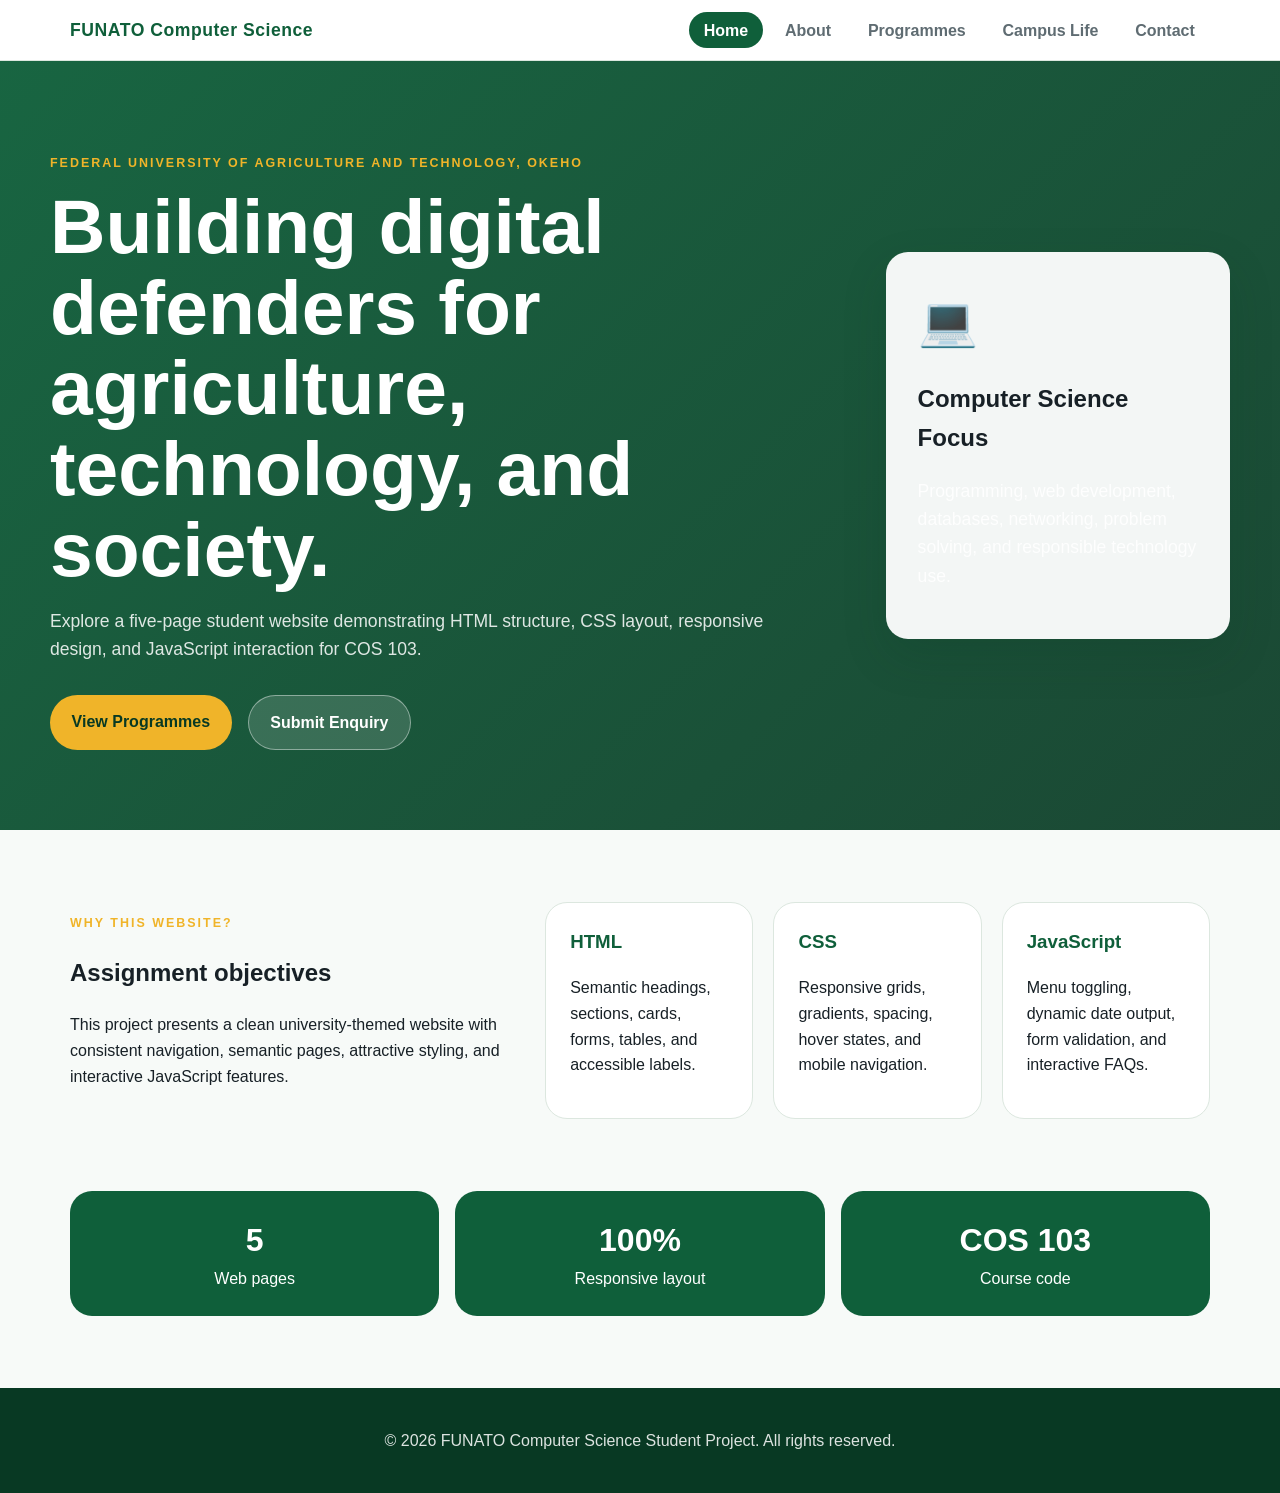
<file: index.html>
<!DOCTYPE html>
<html lang="en">
<head>
  <meta charset="UTF-8">
  <meta name="viewport" content="width=device-width, initial-scale=1.0">
  <title>FUNATO Computer Science Department</title>
  <link rel="stylesheet" href="styles.css">
</head>
<body>
  <header class="site-header">
    <nav class="navbar" aria-label="Main navigation">
      <a class="brand" href="index.html">FUNATO Computer Science</a>
      <button class="nav-toggle" type="button" aria-label="Toggle menu" aria-expanded="false">☰</button>
      <ul class="nav-links">
        <li><a class="active" href="index.html">Home</a></li>
        <li><a href="about.html">About</a></li>
        <li><a href="programmes.html">Programmes</a></li>
        <li><a href="campus.html">Campus Life</a></li>
        <li><a href="contact.html">Contact</a></li>
      </ul>
    </nav>
  </header>

  <main>
    <section class="hero">
      <div class="hero-content">
        <p class="eyebrow">Federal University of Agriculture and Technology, Okeho
        <h1>Building digital defenders for agriculture, technology, and society.</h1>
        <p>Explore a five-page student website demonstrating HTML structure, CSS layout, responsive design, and JavaScript interaction for COS 103.</p>
        <div class="hero-actions">
          <a class="button primary" href="programmes.html">View Programmes</a>
          <a class="button secondary" href="contact.html">Submit Enquiry</a>
        </div>
      </div>
      <div class="hero-card" aria-label="Computer science highlights">
        <span class="card-icon">💻</span>
        <h2>Computer Science Focus</h2>
        <p>Programming, web development, databases, networking, problem solving, and responsible technology use.</p>
      </div>
    </section>

    <section class="section grid-section">
      <div>
        <p class="eyebrow">Why this website?</p>
        <h2>Assignment objectives</h2>
        <p>This project presents a clean university-themed website with consistent navigation, semantic pages, attractive styling, and interactive JavaScript features.</p>
      </div>
      <div class="feature-grid">
        <article class="feature-card">
          <h3>HTML</h3>
          <p>Semantic headings, sections, cards, forms, tables, and accessible labels.</p>
        </article>
        <article class="feature-card">
          <h3>CSS</h3>
          <p>Responsive grids, gradients, spacing, hover states, and mobile navigation.</p>
        </article>
        <article class="feature-card">
          <h3>JavaScript</h3>
          <p>Menu toggling, dynamic date output, form validation, and interactive FAQs.</p>
        </article>
      </div>
    </section>

    <section class="section stats">
      <article><strong>5</strong><span>Web pages</span></article>
      <article><strong>100%</strong><span>Responsive layout</span></article>
      <article><strong>COS 103</strong><span>Course code</span></article>
    </section>
  </main>

  <footer class="site-footer">
    <p>&copy; <span id="year"></span> FUNATO Computer Science Student Project. All rights reserved.</p>
  </footer>
  <script src="script.js"></script>
</body>
</html>
</file>
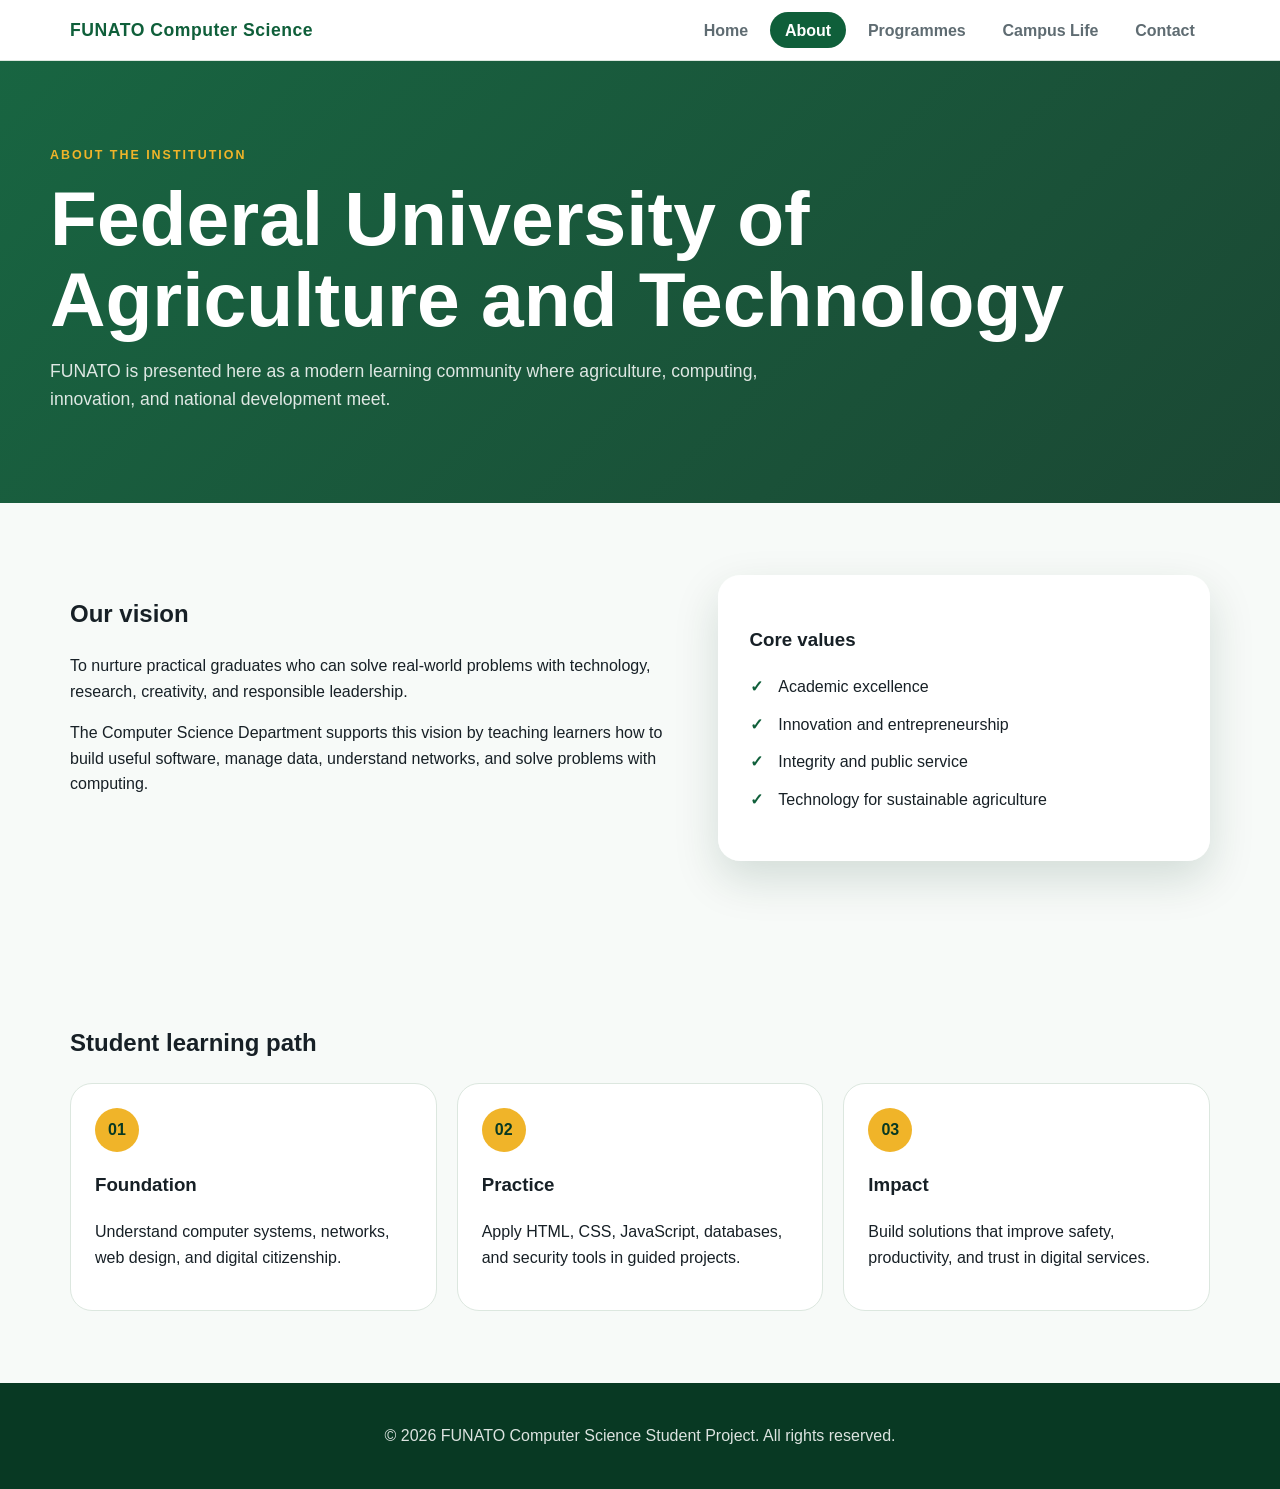
<file: about.html>
<!DOCTYPE html>
<html lang="en">
<head>
  <meta charset="UTF-8">
  <meta name="viewport" content="width=device-width, initial-scale=1.0">
  <title>About FUNATO | Computer Science</title>
  <link rel="stylesheet" href="styles.css">
</head>
<body>
  <header class="site-header">
    <nav class="navbar" aria-label="Main navigation">
      <a class="brand" href="index.html">FUNATO Computer Science</a>
      <button class="nav-toggle" type="button" aria-label="Toggle menu" aria-expanded="false">☰</button>
      <ul class="nav-links">
        <li><a href="index.html">Home</a></li>
        <li><a class="active" href="about.html">About</a></li>
        <li><a href="programmes.html">Programmes</a></li>
        <li><a href="campus.html">Campus Life</a></li>
        <li><a href="contact.html">Contact</a></li>
      </ul>
    </nav>
  </header>

  <main class="page">
    <section class="page-hero compact">
      <p class="eyebrow">About the institution</p>
      <h1>Federal University of Agriculture and Technology</h1>
      <p>FUNATO is presented here as a modern learning community where agriculture, computing, innovation, and national development meet.</p>
    </section>

    <section class="section two-column">
      <div>
        <h2>Our vision</h2>
        <p>To nurture practical graduates who can solve real-world problems with technology, research, creativity, and responsible leadership.</p>
        <p>The Computer Science Department supports this vision by teaching learners how to build useful software, manage data, understand networks, and solve problems with computing.</p>
      </div>
      <aside class="info-panel">
        <h3>Core values</h3>
        <ul class="check-list">
          <li>Academic excellence</li>
          <li>Innovation and entrepreneurship</li>
          <li>Integrity and public service</li>
          <li>Technology for sustainable agriculture</li>
        </ul>
      </aside>
    </section>

    <section class="section timeline">
      <h2>Student learning path</h2>
      <div class="timeline-list">
        <article><span>01</span><h3>Foundation</h3><p>Understand computer systems, networks, web design, and digital citizenship.</p></article>
        <article><span>02</span><h3>Practice</h3><p>Apply HTML, CSS, JavaScript, databases, and security tools in guided projects.</p></article>
        <article><span>03</span><h3>Impact</h3><p>Build solutions that improve safety, productivity, and trust in digital services.</p></article>
      </div>
    </section>
  </main>

  <footer class="site-footer">
    <p>&copy; <span id="year"></span> FUNATO Computer Science Student Project. All rights reserved.</p>
  </footer>
  <script src="script.js"></script>
</body>
</html>
</file>
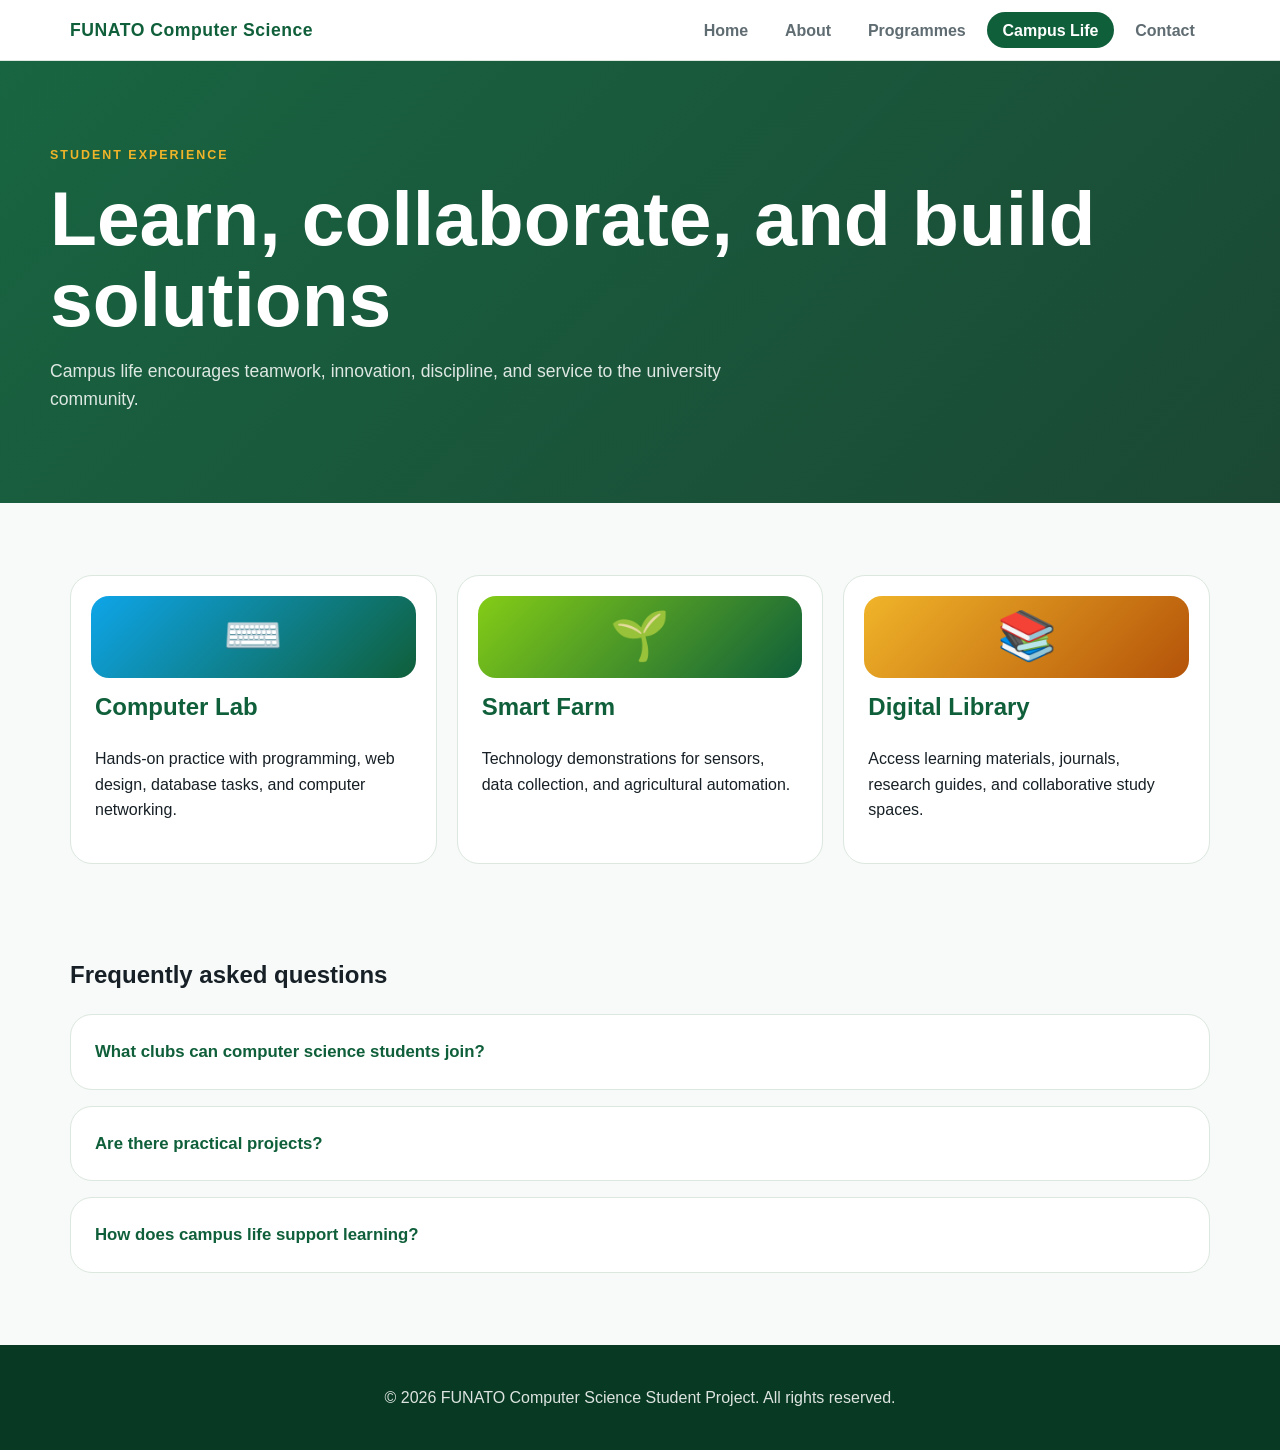
<file: campus.html>
<!DOCTYPE html>
<html lang="en">
<head>
  <meta charset="UTF-8">
  <meta name="viewport" content="width=device-width, initial-scale=1.0">
  <title>Campus Life | FUNATO Computer Science</title>
  <link rel="stylesheet" href="styles.css">
</head>
<body>
  <header class="site-header">
    <nav class="navbar" aria-label="Main navigation">
      <a class="brand" href="index.html">FUNATO Computer Science</a>
      <button class="nav-toggle" type="button" aria-label="Toggle menu" aria-expanded="false">☰</button>
      <ul class="nav-links">
        <li><a href="index.html">Home</a></li>
        <li><a href="about.html">About</a></li>
        <li><a href="programmes.html">Programmes</a></li>
        <li><a class="active" href="campus.html">Campus Life</a></li>
        <li><a href="contact.html">Contact</a></li>
      </ul>
    </nav>
  </header>

  <main class="page">
    <section class="page-hero compact">
      <p class="eyebrow">Student experience</p>
      <h1>Learn, collaborate, and build solutions</h1>
      <p>Campus life encourages teamwork, innovation, discipline, and service to the university community.</p>
    </section>

    <section class="section gallery">
      <article class="gallery-card lab"><h2>Computer Lab</h2><p>Hands-on practice with programming, web design, database tasks, and computer networking.</p></article>
      <article class="gallery-card farm"><h2>Smart Farm</h2><p>Technology demonstrations for sensors, data collection, and agricultural automation.</p></article>
      <article class="gallery-card library"><h2>Digital Library</h2><p>Access learning materials, journals, research guides, and collaborative study spaces.</p></article>
    </section>

    <section class="section faq-section">
      <h2>Frequently asked questions</h2>
      <div class="faq-item">
        <button class="faq-question" type="button">What clubs can computer science students join?</button>
        <p class="faq-answer">Students may join coding clubs, robotics groups, software project teams, and entrepreneurship clubs.</p>
      </div>
      <div class="faq-item">
        <button class="faq-question" type="button">Are there practical projects?</button>
        <p class="faq-answer">Yes. Students are encouraged to build websites, security awareness campaigns, and simple software tools.</p>
      </div>
      <div class="faq-item">
        <button class="faq-question" type="button">How does campus life support learning?</button>
        <p class="faq-answer">Mentorship, peer study, workshops, and access to ICT facilities help students practise beyond the classroom.</p>
      </div>
    </section>
  </main>

  <footer class="site-footer">
    <p>&copy; <span id="year"></span> FUNATO Computer Science Student Project. All rights reserved.</p>
  </footer>
  <script src="script.js"></script>
</body>
</html>
</file>
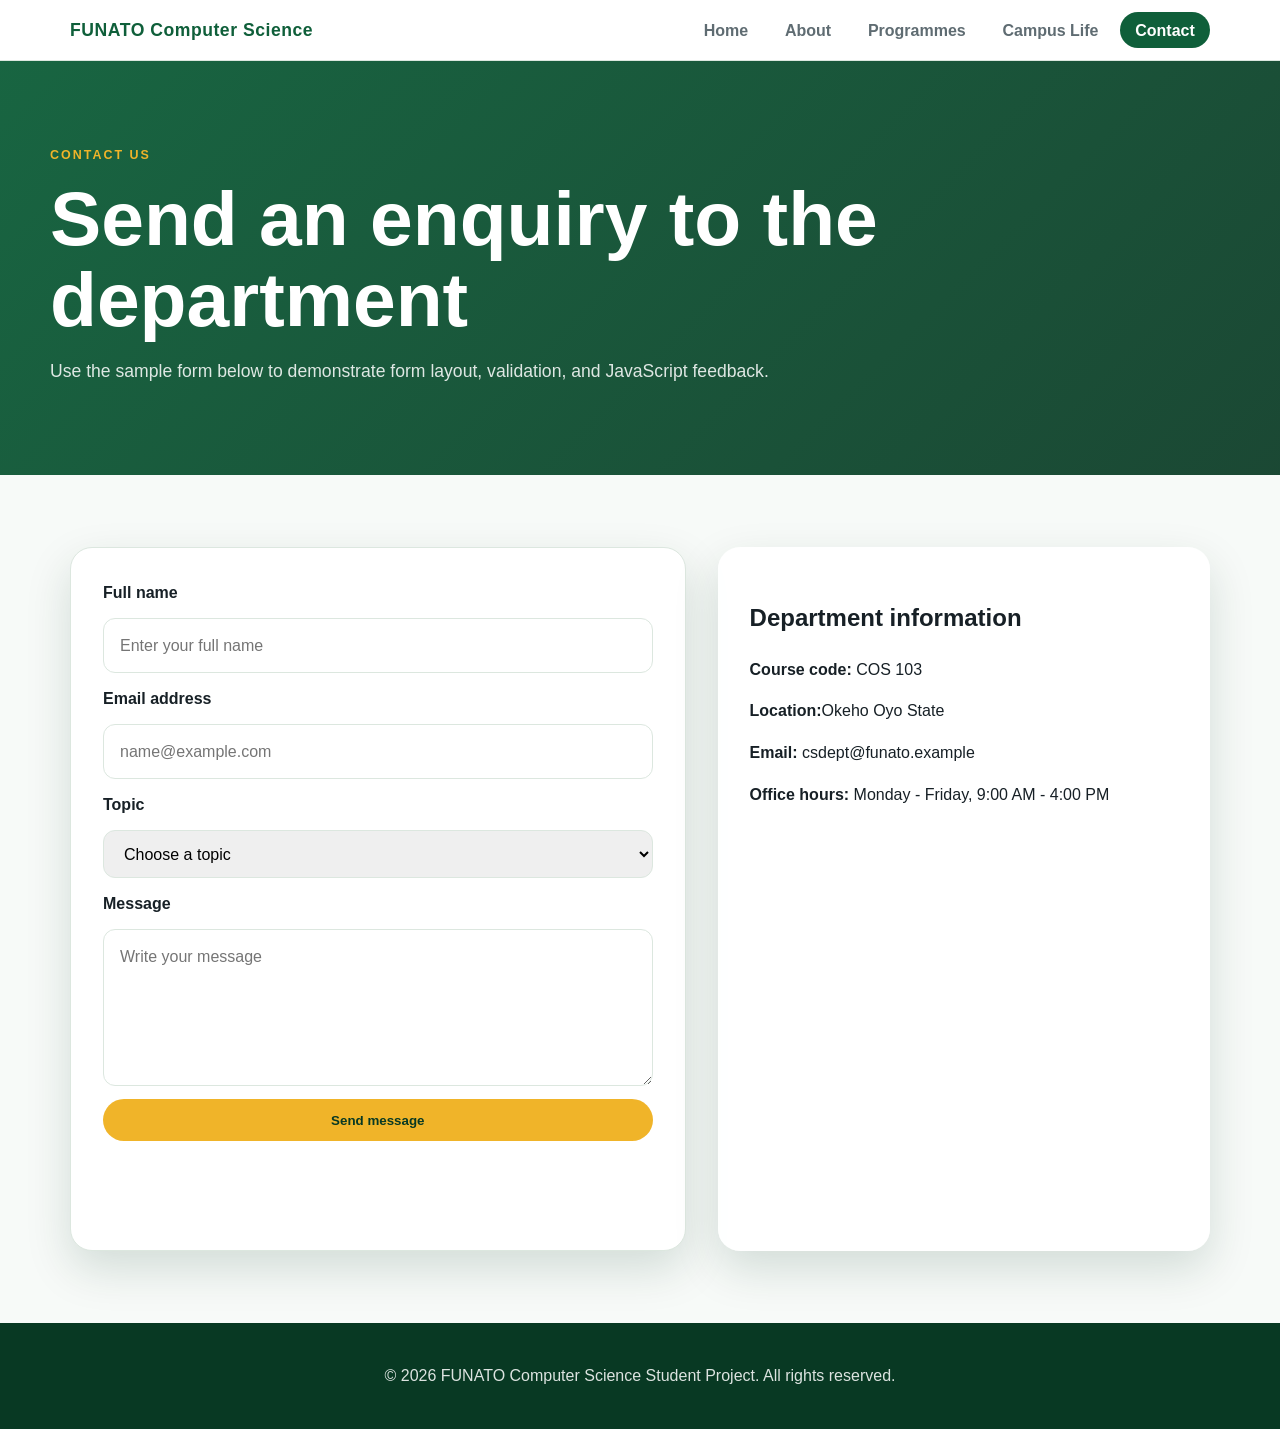
<file: contact.html>
<!DOCTYPE html>
<html lang="en">
<head>
  <meta charset="UTF-8">
  <meta name="viewport" content="width=device-width, initial-scale=1.0">
  <title>Contact | FUNATO Computer Science</title>
  <link rel="stylesheet" href="styles.css">
</head>
<body>
  <header class="site-header">
    <nav class="navbar" aria-label="Main navigation">
      <a class="brand" href="index.html">FUNATO Computer Science</a>
      <button class="nav-toggle" type="button" aria-label="Toggle menu" aria-expanded="false">☰</button>
      <ul class="nav-links">
        <li><a href="index.html">Home</a></li>
        <li><a href="about.html">About</a></li>
        <li><a href="programmes.html">Programmes</a></li>
        <li><a href="campus.html">Campus Life</a></li>
        <li><a class="active" href="contact.html">Contact</a></li>
      </ul>
    </nav>
  </header>

  <main class="page">
    <section class="page-hero compact">
      <p class="eyebrow">Contact us</p>
      <h1>Send an enquiry to the department</h1>
      <p>Use the sample form below to demonstrate form layout, validation, and JavaScript feedback.</p>
    </section>

    <section class="section contact-layout">
      <form id="contact-form" class="contact-form" novalidate>
        <label for="name">Full name</label>
        <input id="name" name="name" type="text" placeholder="Enter your full name" required>

        <label for="email">Email address</label>
        <input id="email" name="email" type="email" placeholder="name@example.com" required>

        <label for="topic">Topic</label>
        <select id="topic" name="topic" required>
          <option value="">Choose a topic</option>
          <option>Admission</option>
          <option>Programmes</option>
          <option>Campus visit</option>
          <option>Assignment feedback</option>
        </select>

        <label for="message">Message</label>
        <textarea id="message" name="message" rows="5" placeholder="Write your message" required></textarea>

        <button class="button primary" type="submit">Send message</button>
        <p id="form-message" class="form-message" role="status"></p>
      </form>

      <aside class="contact-card">
        <h2>Department information</h2>
        <p><strong>Course code:</strong> COS 103</p>
        <p><strong>Location:</strong>Okeho Oyo State</p>
        <p><strong>Email:</strong> csdept@funato.example</p>
        <p><strong>Office hours:</strong> Monday - Friday, 9:00 AM - 4:00 PM</p>
      </aside>
    </section>
  </main>

  <footer class="site-footer">
    <p>&copy; <span id="year"></span> FUNATO Computer Science Student Project. All rights reserved.</p>
  </footer>
  <script src="script.js"></script>
</body>
</html>
</file>
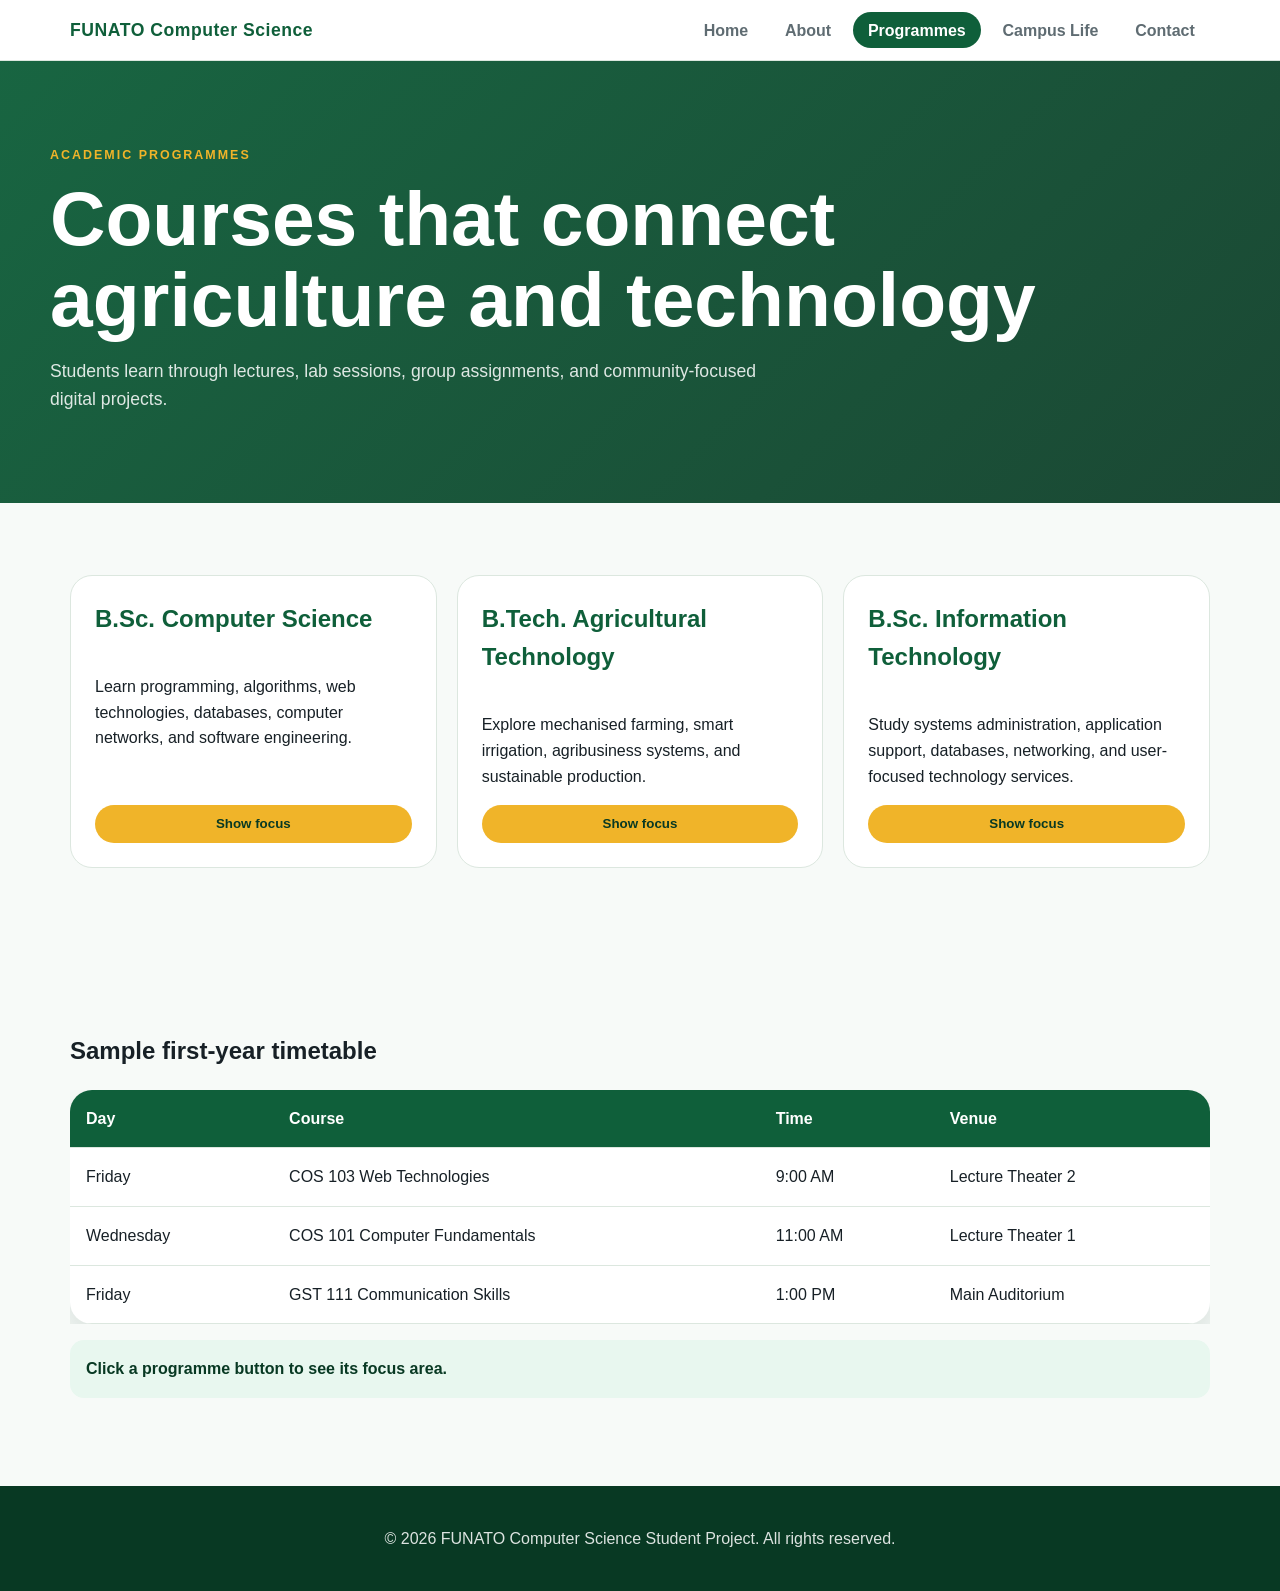
<file: programmes.html>
<!DOCTYPE html>
<html lang="en">
<head>
  <meta charset="UTF-8">
  <meta name="viewport" content="width=device-width, initial-scale=1.0">
  <title>Programmes | FUNATO Computer Science</title>
  <link rel="stylesheet" href="styles.css">
</head>
<body>
  <header class="site-header">
    <nav class="navbar" aria-label="Main navigation">
      <a class="brand" href="index.html">FUNATO Computer Science</a>
      <button class="nav-toggle" type="button" aria-label="Toggle menu" aria-expanded="false">☰</button>
      <ul class="nav-links">
        <li><a href="index.html">Home</a></li>
        <li><a href="about.html">About</a></li>
        <li><a class="active" href="programmes.html">Programmes</a></li>
        <li><a href="campus.html">Campus Life</a></li>
        <li><a href="contact.html">Contact</a></li>
      </ul>
    </nav>
  </header>

  <main class="page">
    <section class="page-hero compact">
      <p class="eyebrow">Academic programmes</p>
      <h1>Courses that connect agriculture and technology</h1>
      <p>Students learn through lectures, lab sessions, group assignments, and community-focused digital projects.</p>
    </section>

    <section class="section cards-row">
      <article class="programme-card">
        <h2>B.Sc. Computer Science</h2>
        <p>Learn programming, algorithms, web technologies, databases, computer networks, and software engineering.</p>
        <button class="button small" data-course="Computer Science">Show focus</button>
      </article>
      <article class="programme-card">
        <h2>B.Tech. Agricultural Technology</h2>
        <p>Explore mechanised farming, smart irrigation, agribusiness systems, and sustainable production.</p>
        <button class="button small" data-course="Agricultural Technology">Show focus</button>
      </article>
      <article class="programme-card">
        <h2>B.Sc. Information Technology</h2>
        <p>Study systems administration, application support, databases, networking, and user-focused technology services.</p>
        <button class="button small" data-course="Information Technology">Show focus</button>
      </article>
    </section>

    <section class="section table-section">
      <h2>Sample first-year timetable</h2>
      <div class="table-wrap">
        <table>
          <thead>
            <tr><th>Day</th><th>Course</th><th>Time</th><th>Venue</th></tr>
          </thead>
          <tbody>
<tr><td>Friday</td>
           <td> COS 103 Web Technologies</td><td>9:00 AM</td><td>Lecture Theater 2</td></tr>
            <tr><td>Wednesday</td><td>COS 101 Computer Fundamentals</td><td>11:00 AM</td><td>Lecture Theater 1</td></tr>
            <tr><td>Friday</td><td>GST 111 Communication Skills</td><td>1:00 PM</td><td>Main Auditorium</td></tr>
          </tbody>
        </table>
      </div>
      <p id="course-output" class="notice">Click a programme button to see its focus area.</p>
    </section>
  </main>

  <footer class="site-footer">
    <p>&copy; <span id="year"></span> FUNATO Computer Science Student Project. All rights reserved.</p>
  </footer>
  <script src="script.js"></script>
</body>
</html>
</file>
<file: styles.css>
:root {
  --primary: #0f5f3a;
  --primary-dark: #083923;
  --secondary: #f0b429;
  --accent: #0ea5e9;
  --bg: #f7faf8;
  --surface: #ffffff;
  --text: #172026;
  --muted: #5f6c72;
  --border: #dce7df;
  --shadow: 0 18px 45px rgba(8, 57, 35, 0.15);
  --radius: 22px;
  font-family: "Segoe UI", Arial, sans-serif;
}

* {
  box-sizing: border-box;
}

body {
  margin: 0;
  background: var(--bg);
  color: var(--text);
  line-height: 1.6;
}

a {
  color: inherit;
  text-decoration: none;
}

.site-header {
  position: sticky;
  top: 0;
  z-index: 10;
  background: rgba(255, 255, 255, 0.94);
  border-bottom: 1px solid var(--border);
  backdrop-filter: blur(12px);
}

.navbar {
  align-items: center;
  display: flex;
  justify-content: space-between;
  margin: 0 auto;
  max-width: 1180px;
  padding: 1rem 1.25rem;
}

.brand {
  color: var(--primary);
  font-size: 1.1rem;
  font-weight: 800;
  letter-spacing: 0.03em;
}

.nav-links {
  align-items: center;
  display: flex;
  gap: 0.4rem;
  list-style: none;
  margin: 0;
  padding: 0;
}

.nav-links a {
  border-radius: 999px;
  color: var(--muted);
  font-weight: 700;
  padding: 0.6rem 0.95rem;
  transition: 0.2s ease;
}

.nav-links a:hover,
.nav-links a.active {
  background: var(--primary);
  color: #ffffff;
}

.nav-toggle {
  background: var(--primary);
  border: 0;
  border-radius: 12px;
  color: #ffffff;
  cursor: pointer;
  display: none;
  font-size: 1.3rem;
  padding: 0.45rem 0.65rem;
}

.hero,
.page-hero {
  background: linear-gradient(135deg, rgba(15, 95, 58, 0.96), rgba(8, 57, 35, 0.92)), url("data:image/svg+xml,%3Csvg xmlns='http://www.w3.org/2000/svg' width='160' height='160' viewBox='0 0 160 160'%3E%3Cpath fill='%23ffffff' fill-opacity='0.08' d='M80 0 0 80l80 80 80-80z'/%3E%3C/svg%3E");
  color: #ffffff;
}

.hero {
  align-items: center;
  display: grid;
  gap: 2rem;
  grid-template-columns: minmax(0, 1.4fr) minmax(280px, 0.6fr);
  margin: 0 auto;
  min-height: 76vh;
  padding: 5rem max(1.25rem, calc((100vw - 1180px) / 2));
}

.hero h1,
.page-hero h1 {
  font-size: clamp(2.2rem, 6vw, 4.8rem);
  line-height: 1.05;
  margin: 0 0 1rem;
}

.hero p,
.page-hero p {
  color: rgba(255, 255, 255, 0.86);
  font-size: 1.1rem;
  max-width: 720px;
}

.eyebrow {
  color: var(--secondary) !important;
  font-size: 0.78rem !important;
  font-weight: 800;
  letter-spacing: 0.16em;
  text-transform: uppercase;
}

.hero-actions {
  display: flex;
  flex-wrap: wrap;
  gap: 1rem;
  margin-top: 2rem;
}

.button {
  border: 0;
  border-radius: 999px;
  cursor: pointer;
  display: inline-block;
  font-weight: 800;
  padding: 0.85rem 1.35rem;
  transition: transform 0.2s ease, box-shadow 0.2s ease;
}

.button:hover {
  box-shadow: var(--shadow);
  transform: translateY(-2px);
}

.button.primary,
.button.small {
  background: var(--secondary);
  color: var(--primary-dark);
}

.button.secondary {
  background: rgba(255, 255, 255, 0.14);
  border: 1px solid rgba(255, 255, 255, 0.42);
  color: #ffffff;
}

.button.small {
  margin-top: auto;
  padding: 0.7rem 1rem;
}

.hero-card,
.info-panel,
.contact-card {
  background: rgba(255, 255, 255, 0.95);
  border-radius: var(--radius);
  box-shadow: var(--shadow);
  color: var(--text);
  padding: 2rem;
}

.card-icon {
  font-size: 3rem;
}

.section {
  margin: 0 auto;
  max-width: 1180px;
  padding: 4.5rem 1.25rem;
}

.grid-section {
  display: grid;
  gap: 2rem;
  grid-template-columns: 0.8fr 1.2fr;
}

.feature-grid,
.cards-row,
.gallery,
.timeline-list {
  display: grid;
  gap: 1.25rem;
  grid-template-columns: repeat(3, 1fr);
}

.feature-card,
.programme-card,
.gallery-card,
.timeline-list article,
.faq-item {
  background: var(--surface);
  border: 1px solid var(--border);
  border-radius: var(--radius);
  padding: 1.5rem;
}

.feature-card h3,
.programme-card h2,
.gallery-card h2 {
  color: var(--primary);
  margin-top: 0;
}

.stats {
  display: grid;
  gap: 1rem;
  grid-template-columns: repeat(3, 1fr);
  padding-top: 0;
}

.stats article {
  background: var(--primary);
  border-radius: var(--radius);
  color: #ffffff;
  padding: 1.5rem;
  text-align: center;
}

.stats strong {
  display: block;
  font-size: 2rem;
}

.page-hero.compact {
  padding: 4.5rem max(1.25rem, calc((100vw - 1180px) / 2));
}

.two-column,
.contact-layout {
  display: grid;
  gap: 2rem;
  grid-template-columns: 1fr 0.8fr;
}

.check-list {
  list-style: none;
  padding: 0;
}

.check-list li {
  margin: 0.75rem 0;
  padding-left: 1.8rem;
  position: relative;
}

.check-list li::before {
  color: var(--primary);
  content: "✓";
  font-weight: 900;
  left: 0;
  position: absolute;
}

.timeline-list article span {
  align-items: center;
  background: var(--secondary);
  border-radius: 50%;
  color: var(--primary-dark);
  display: inline-flex;
  font-weight: 900;
  height: 44px;
  justify-content: center;
  width: 44px;
}

.programme-card {
  display: flex;
  flex-direction: column;
}

.table-wrap {
  overflow-x: auto;
}

table {
  background: var(--surface);
  border-collapse: collapse;
  border-radius: var(--radius);
  box-shadow: var(--shadow);
  overflow: hidden;
  width: 100%;
}

th,
td {
  border-bottom: 1px solid var(--border);
  padding: 1rem;
  text-align: left;
}

th {
  background: var(--primary);
  color: #ffffff;
}

.notice,
.form-message {
  border-radius: 14px;
  font-weight: 700;
  margin-top: 1rem;
  padding: 1rem;
}

.notice {
  background: #e8f7ef;
  color: var(--primary-dark);
}

.gallery-card {
  min-height: 250px;
  padding-top: 7rem;
  position: relative;
}

.gallery-card::before {
  border-radius: 18px;
  color: #ffffff;
  content: "";
  font-size: 3rem;
  inset: 1.25rem 1.25rem auto;
  min-height: 82px;
  position: absolute;
}

.gallery-card.lab::before { background: linear-gradient(135deg, #0ea5e9, #0f5f3a); content: "⌨️"; display: grid; place-items: center; }
.gallery-card.farm::before { background: linear-gradient(135deg, #84cc16, #0f5f3a); content: "🌱"; display: grid; place-items: center; }
.gallery-card.library::before { background: linear-gradient(135deg, #f0b429, #b45309); content: "📚"; display: grid; place-items: center; }

.faq-section {
  padding-top: 0;
}

.faq-item + .faq-item {
  margin-top: 1rem;
}

.faq-question {
  background: transparent;
  border: 0;
  color: var(--primary);
  cursor: pointer;
  font-size: 1.05rem;
  font-weight: 900;
  padding: 0;
  text-align: left;
  width: 100%;
}

.faq-answer {
  display: none;
  margin-bottom: 0;
}

.faq-item.open .faq-answer {
  display: block;
}

.contact-form {
  background: var(--surface);
  border: 1px solid var(--border);
  border-radius: var(--radius);
  box-shadow: var(--shadow);
  display: grid;
  gap: 0.8rem;
  padding: 2rem;
}

.contact-form label {
  font-weight: 800;
}

.contact-form input,
.contact-form select,
.contact-form textarea {
  border: 1px solid var(--border);
  border-radius: 12px;
  font: inherit;
  padding: 0.85rem 1rem;
  width: 100%;
}

.form-message.success {
  background: #dcfce7;
  color: #166534;
}

.form-message.error {
  background: #fee2e2;
  color: #991b1b;
}

.site-footer {
  background: var(--primary-dark);
  color: rgba(255, 255, 255, 0.86);
  padding: 1.5rem;
  text-align: center;
}

@media (max-width: 820px) {
  .nav-toggle {
    display: block;
  }

  .nav-links {
    background: #ffffff;
    border-bottom: 1px solid var(--border);
    display: none;
    flex-direction: column;
    left: 0;
    padding: 1rem;
    position: absolute;
    right: 0;
    top: 100%;
  }

  .nav-links.open {
    display: flex;
  }

  .nav-links a {
    display: block;
    width: 100%;
  }

  .hero,
  .grid-section,
  .two-column,
  .contact-layout {
    grid-template-columns: 1fr;
  }

  .feature-grid,
  .cards-row,
  .gallery,
  .timeline-list,
  .stats {
    grid-template-columns: 1fr;
  }

  .hero {
    min-height: auto;
    padding-top: 4rem;
  }
}
</file>
